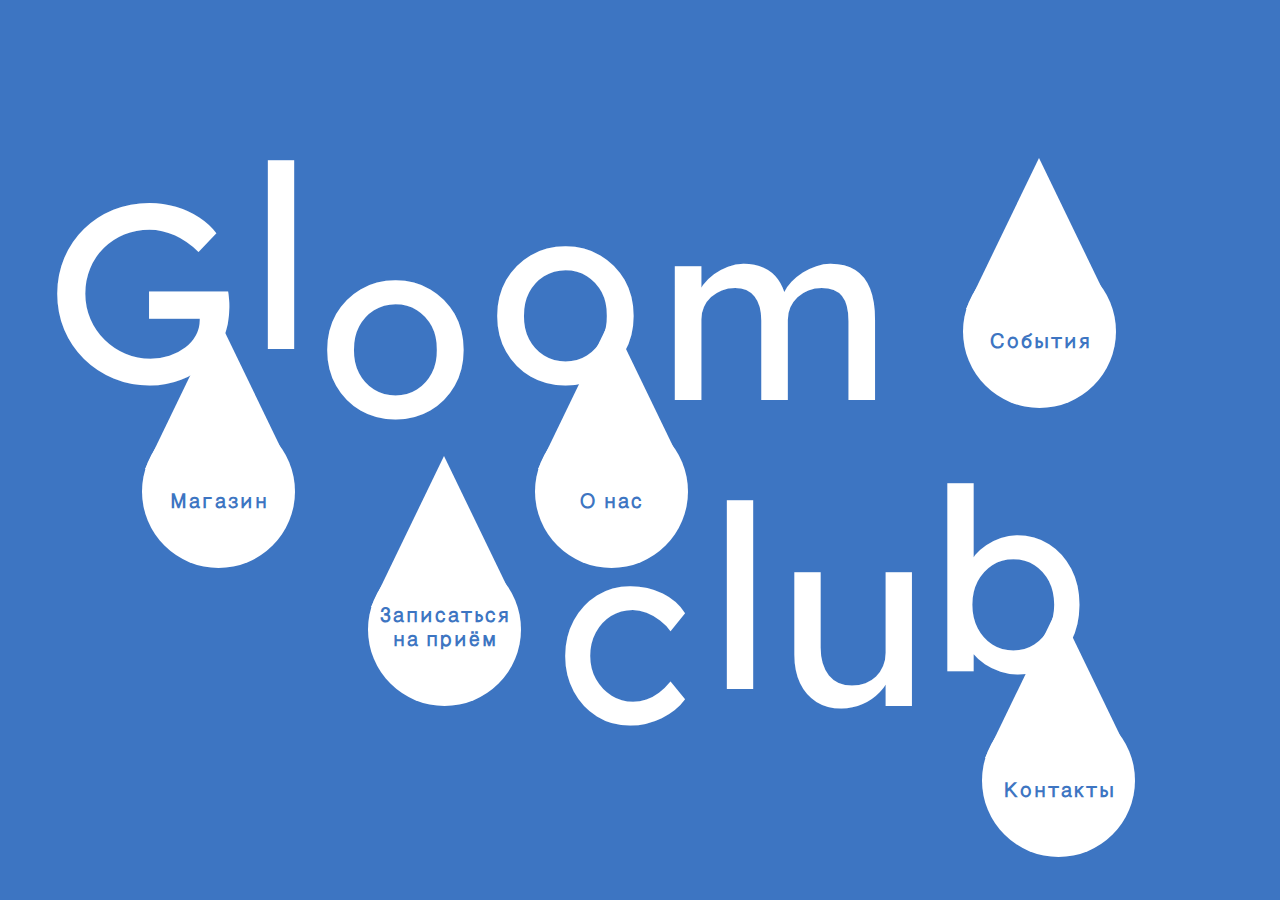
<file: index.html>
<!DOCTYPE html>
<html lang="en">

<head>
    <meta charset="UTF-8" />
    <meta http-equiv="X-UA-Compatible" content="IE=edge" />
    <meta name="viewport" content="width=device-width, initial-scale=1.0" />
    <title>Главная | Gloom Club</title>

    <link rel="stylesheet" href="./src/css/main.css" />
    <link rel="stylesheet" href="./src/css/fonts.css" />
</head>

<body class="body blue">
    <div class="container">
        <div class="home-droplets droplets">
            <span class="word word-1">
                G
                <a href="./pages/shop.html" class="droplet droplet-1"><span class="text">Магазин</span></a>
            </span>
            <span class="word word-2">l</span>
            <span class="word word-3">o</span>
            <span class="word word-4">
                o
                <a href="./pages/about.html" class="droplet droplet-2"><span class="text">О нас</span></a>
            </span>
            <span class="word word-5">m</span>
            <span class="word word-6">c</span>
            <span class="word word-7">l</span>
            <span class="word word-8">u</span>
            <span class="word word-9">
                b
                <a href="./pages/contacts.html" class="droplet droplet-3"><span class="text">Контакты</span></a>
            </span>
            <a href="./pages/event.html" class="droplet droplet-4"><span class="text">События</span></a>
            <a href="./pages/feedback.html" class="droplet droplet-5"><span class="text">Записаться на приём</span></a>
        </div>
    </div>
</body>

</html>
</file>
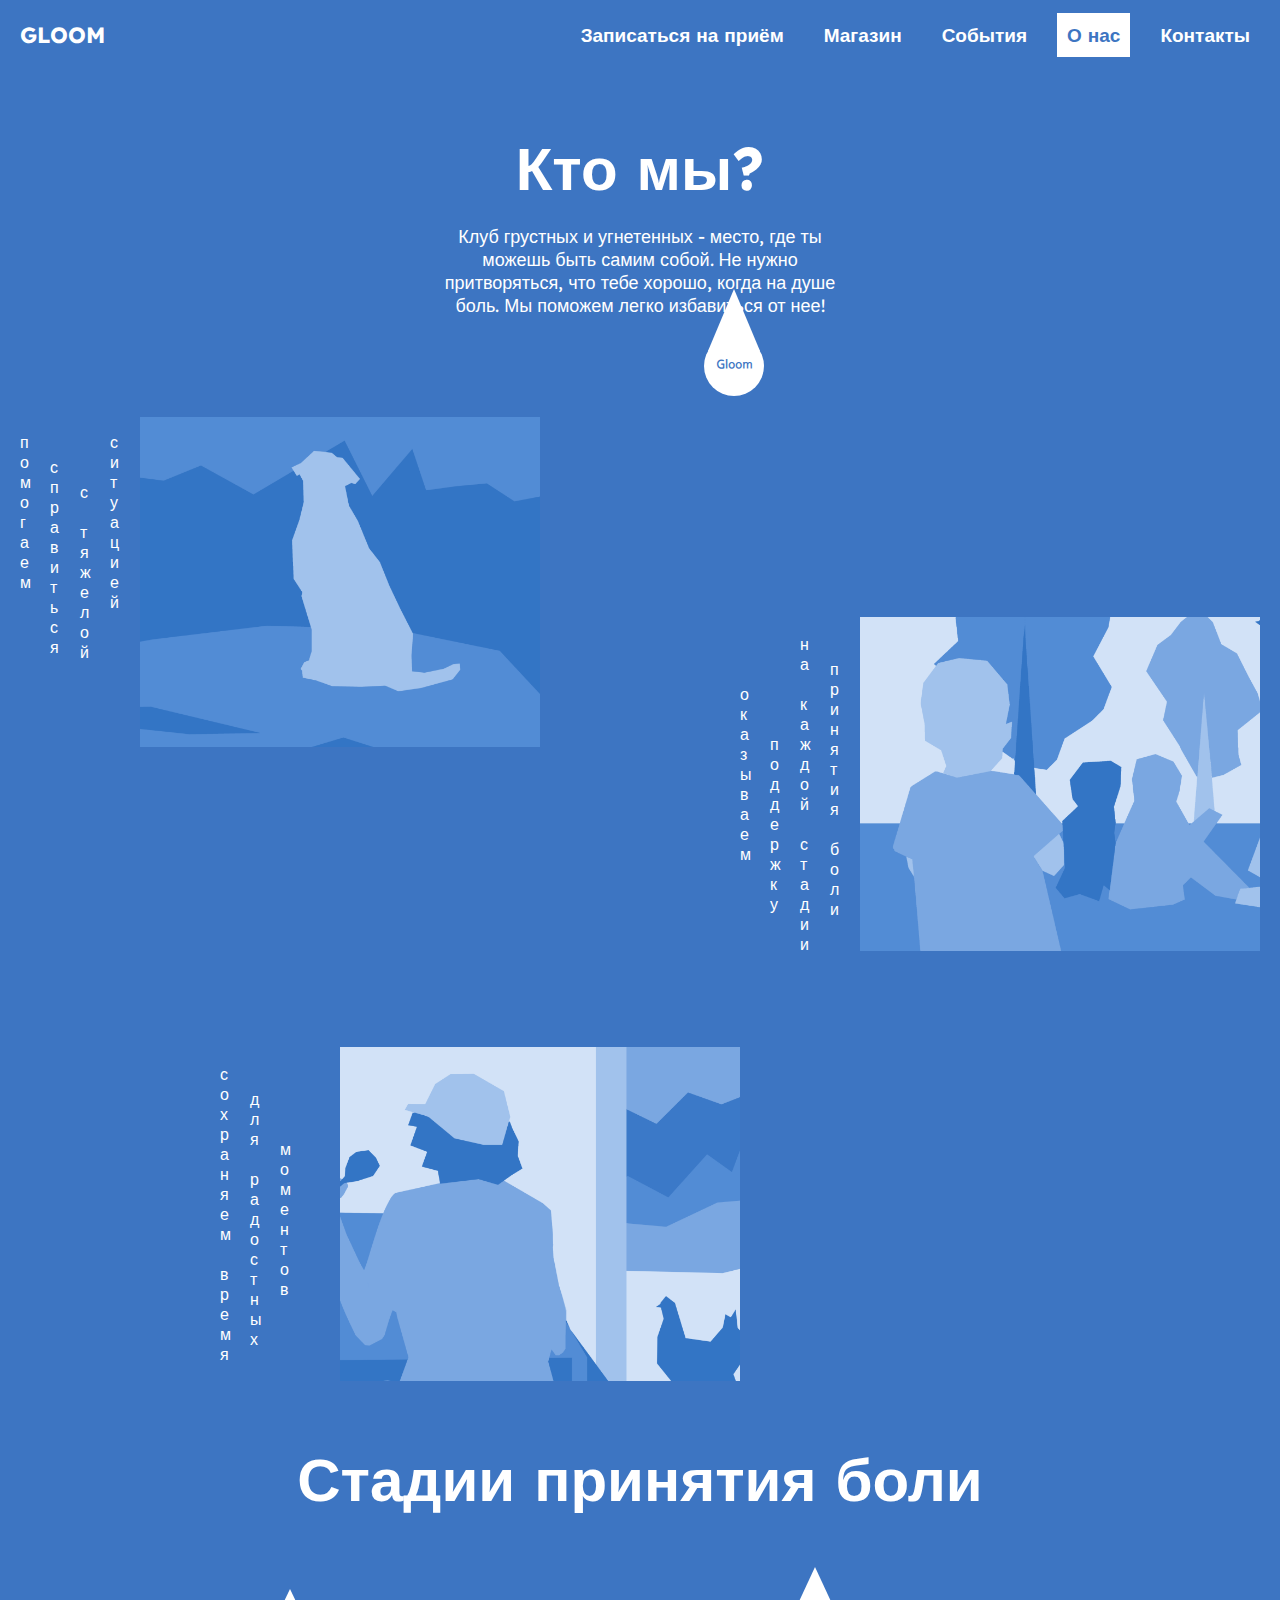
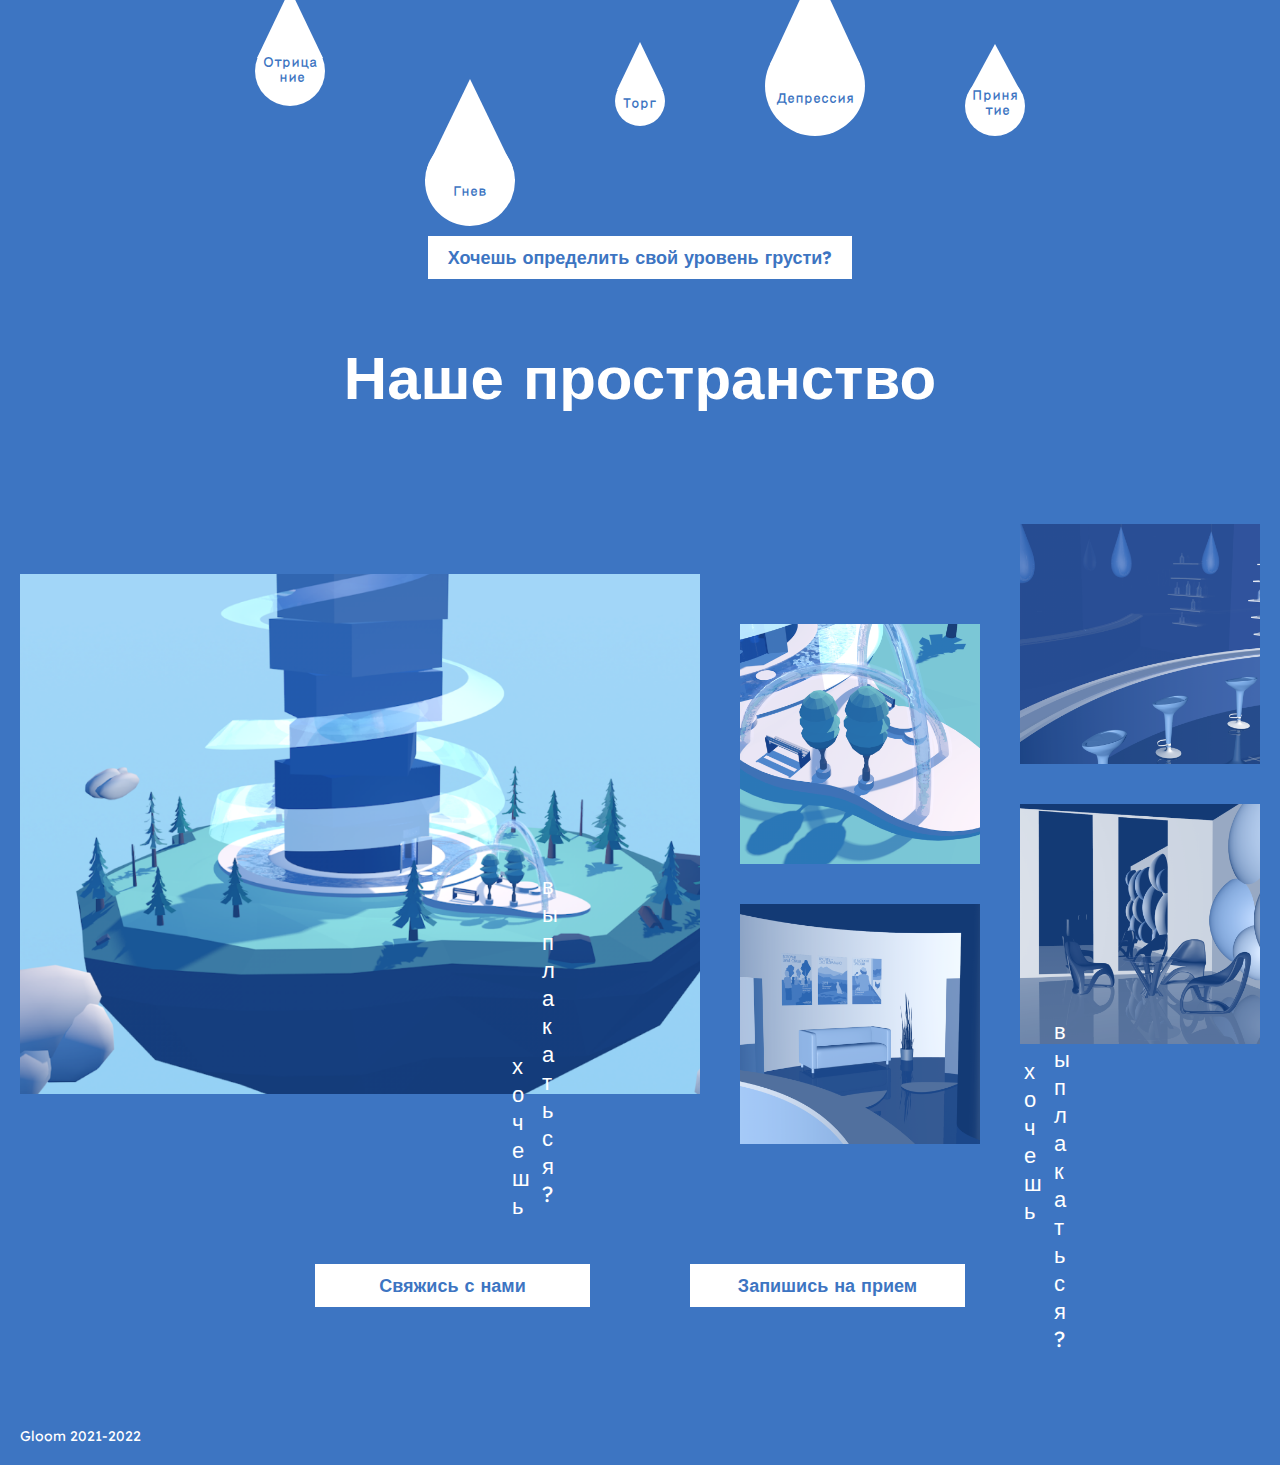
<file: pages/about.html>
<!DOCTYPE html>
<html lang="en">

<head>
    <meta charset="UTF-8" />
    <meta http-equiv="X-UA-Compatible" content="IE=edge" />
    <meta name="viewport" content="width=device-width, initial-scale=1.0" />
    <title>О нас | Gloom Club</title>

    <link rel="stylesheet" href="./../src/css/main.css" />
    <link rel="stylesheet" href="./../src/css/fonts.css" />
</head>

<body class="body blue">
    <div class="container">
        <!-- Header -->
        <header class="header">
            <!-- Logo -->
            <a href="./../index.html" class="logo">Gloom</a>

            <!-- Navbar -->
            <ul class="navigation-list">
                <li class="item">
                    <a href="./feedback.html" class="link">Записаться на приём</a>
                </li>
                <li class="item">
                    <a href="./shop.html" class="link">Магазин</a>
                </li>
                <li class="item">
                    <a href="./event.html" class="link">События</a>
                </li>
                <li class="item active">
                    <a href="" class="link">О нас</a>
                </li>
                <li class="item">
                    <a href="./contacts.html" class="link">Контакты</a>
                </li>
            </ul>
        </header>

        <!-- Content -->
        <section class="about-section section">
            <div class="section-title">
                <h1 class="title">Кто мы?</h1>
                <p class="description">Клуб грустных и угнетенных - место, где ты можешь быть самим собой. Не нужно
                    притворяться, что тебе хорошо, когда на душе боль. Мы поможем легко избавиться от нее!</p>
                <a href="https://jullieee.github.io/tears/" class="droplet"><span class="text">Gloom</span></a>
            </div>
            <ul class="section-content service-list">
                <li class="item item-1">
                    <div class="info">
                        <p class="text text-1">помогаем</p>
                        <p class="text text-2">справиться</p>
                        <p class="text text-3">с &nbsp; тяжелой</p>
                        <p class="text text-4">ситуацией</p>
                    </div>
                    <img src="./../src/img/service-1.png" alt="Котик" class="img" />
                </li>
                <li class="item item-2">
                    <div class="info">
                        <p class="text text-1">оказываем</p>
                        <p class="text text-2">поддержку</p>
                        <p class="text text-3">на &nbsp; каждой &nbsp; стадии</p>
                        <p class="text text-4">принятия &nbsp; боли</p>
                    </div>
                    <img src="./../src/img/service-2.png" alt="Люди" class="img" />
                </li>
                <li class="item item-3">
                    <div class="info">
                        <p class="text text-1">сохраняем &nbsp; время</p>
                        <p class="text text-2">для &nbsp; радостных</p>
                        <p class="text text-3">моментов</p>
                    </div>
                    <img src="./../src/img/service-3.png" alt="Человек" class="img" />
                </li>
            </ul>
        </section>

        <!-- Content -->
        <section class="stage-section section">
            <div class="section-title">
                <h1 class="title">Стадии принятия боли</h1>
            </div>
            <ul class="section-content stage-list">
                <li class="item item-1"><span class="text">Отрица &nbsp;ние</span></li>
                <li class="item item-2"><span class="text">Гнев</span></li>
                <li class="item item-3"><span class="text">Торг</span></li>
                <li class="item item-4"><span class="text">Депрессия</span></li>
                <li class="item item-5"><span class="text">Приня &nbsp;тие</span></li>
            </ul>
            <a href="https://jullieee.github.io/gl00m/#start" class="btn">Хочешь определить свой уровень грусти?</a>
        </section>

        <!-- Content -->
        <section class="place-section section">
            <div class="section-title">
                <h1 class="title">Наше пространство</h1>
            </div>
            <ul class="section-content place-list">
                <li class="item big">
                    <img src="./../src/img/place-1.png" alt="Остров" class="img" />
                </li>
                <li class="wrapper">
                    <div class="column column-1">
                        <div class="item small">
                            <img src="./../src/img/place-2.png" alt="Остров" class="img" />
                        </div>
                        <div class="item small">
                            <img src="./../src/img/place-3.png" alt="Остров" class="img" />
                        </div>
                    </div>
                    <div class="column column-2">
                        <div class="item small">
                            <img src="./../src/img/place-4.png" alt="Остров" class="img" />
                        </div>
                        <div class="item small">
                            <img src="./../src/img/place-5.png" alt="Остров" class="img" />
                        </div>
                    </div>
                </li>
            </ul>
            <div class="buttons">
                <a href="./contacts.html" class="btn">Свяжись с нами</a>
                <a href="./feedback.html" class="btn">Запишись на прием</a>
            </div>
            <ul class="text-list">
                <li class="item item-1">
                    <p class="text text-1">хочешь</p>
                    <p class="text text-2">выплакаться ?</p>
                </li>
                <li class="item item-2">
                    <p class="text text-1">хочешь</p>
                    <p class="text text-2">выплакаться ?</p>
                </li>
                <li class="item item-3">
                    <p class="text text-1">хочешь</p>
                    <p class="text text-2">выплакаться ?</p>
                </li>
                <li class="item item-4">
                    <p class="text text-1">хочешь</p>
                    <p class="text text-2">выплакаться ?</p>
                </li>
            </ul>
        </section>

        <!-- Footer -->
        <footer class="footer">
            <p class="text">Gloom 2021-2022</p>
        </footer>
    </div>
</body>

</html>
</file>
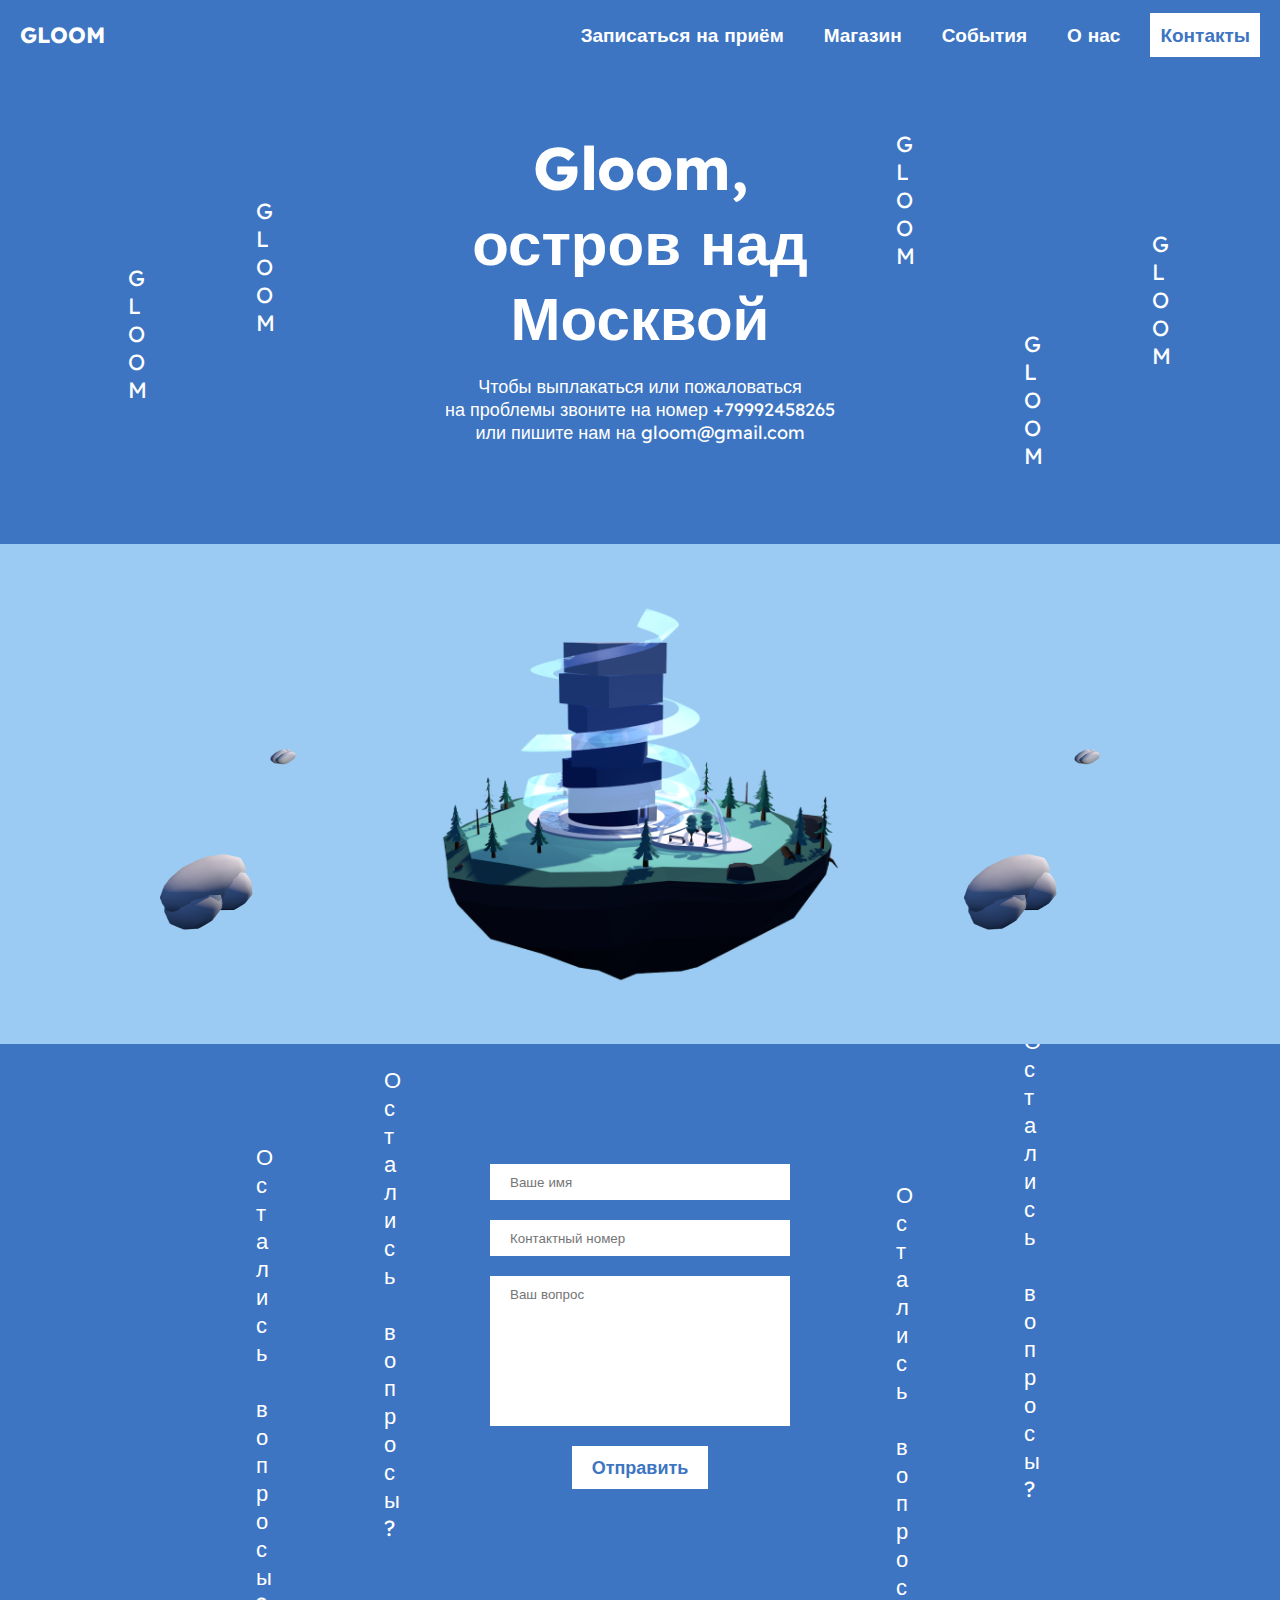
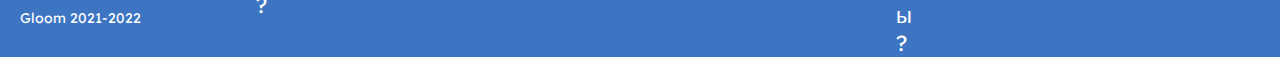
<file: pages/contacts.html>
<!DOCTYPE html>
<html lang="en">

<head>
    <meta charset="UTF-8" />
    <meta http-equiv="X-UA-Compatible" content="IE=edge" />
    <meta name="viewport" content="width=device-width, initial-scale=1.0" />
    <title>Контакты | Gloom Club</title>

    <link rel="stylesheet" href="./../src/css/main.css">
    <link rel="stylesheet" href="./../src/css/fonts.css">

</head>

<body class="body blue">
    <div class="container">
        <!-- Header -->
        <header class="header">
            <!-- Logo -->
            <a href="./../index.html" class="logo">Gloom</a>
            <!-- Navbar -->
            <ul class="navigation-list">
                <li class="item">
                    <a href="./feedback.html" class="link">Записаться на приём</a>
                </li>
                <li class="item">
                    <a href="./shop.html" class="link">Магазин</a>
                </li>
                <li class="item">
                    <a href="./event.html" class="link">События</a>
                </li>
                <li class="item">
                    <a href="./about.html" class="link">О нас</a>
                </li>
                <li class="item  active">
                    <a href="" class="link">Контакты</a>
                </li>
            </ul>
        </header>

        <section class="section contacts-section">
            <div class="section-title">
                <h1 class="title">Gloom, <br> остров над <br> Москвой</h1>
                <p class="description">
                    Чтобы выплакаться или пожаловаться на&nbsp;проблемы звоните на номер +79992458265 или
                    пишите нам на&nbsp;gloom@gmail.com
                </p>
                <ul class="text-list">
                    <li class="item item-1">
                        <p class="text">GLOOM</p>
                    </li>
                    <li class="item item-2">
                        <p class="text">GLOOM</p>
                    </li>
                    <li class="item item-3">
                        <p class="text">GLOOM</p>
                    </li>
                    <li class="item item-4">
                        <p class="text">GLOOM</p>
                    </li>
                    <li class="item item-5">
                        <p class="text">GLOOM</p>
                    </li>
                </ul>
            </div>
        </section>
        <div class="sky-container">
            <img src="./../src/img/island.png" alt="Остров" class="island">
        </div>
        <section class="section contacts-form-section">
            <form class="section-content feedback-form">
                <input type="text" class="input" placeholder="Ваше имя" name="firstname">
                <input type="text" class="input" placeholder="Контактный номер" name="phone">
                <textarea class="input textarea" placeholder="Ваш вопрос" name="message"></textarea>
                <button class="btn">Отправить</button>
            </form>
            <ul class="text-list">
                <li class="item item-1">
                    <p class="text">Остались &nbsp; вопросы ?</p>
                </li>
                <li class="item item-2">
                    <p class="text">Остались &nbsp; вопросы ?</p>
                </li>
                <li class="item item-3">
                    <p class="text">Остались &nbsp; вопросы ?</p>
                </li>
                <li class="item item-4">
                    <p class="text">Остались &nbsp; вопросы ?</p>
                </li>
            </ul>
        </section>

        <!-- Footer -->
        <footer class="footer">
            <p class="text">Gloom 2021-2022</p>
        </footer>

    </div>
</body>

</html>
</file>
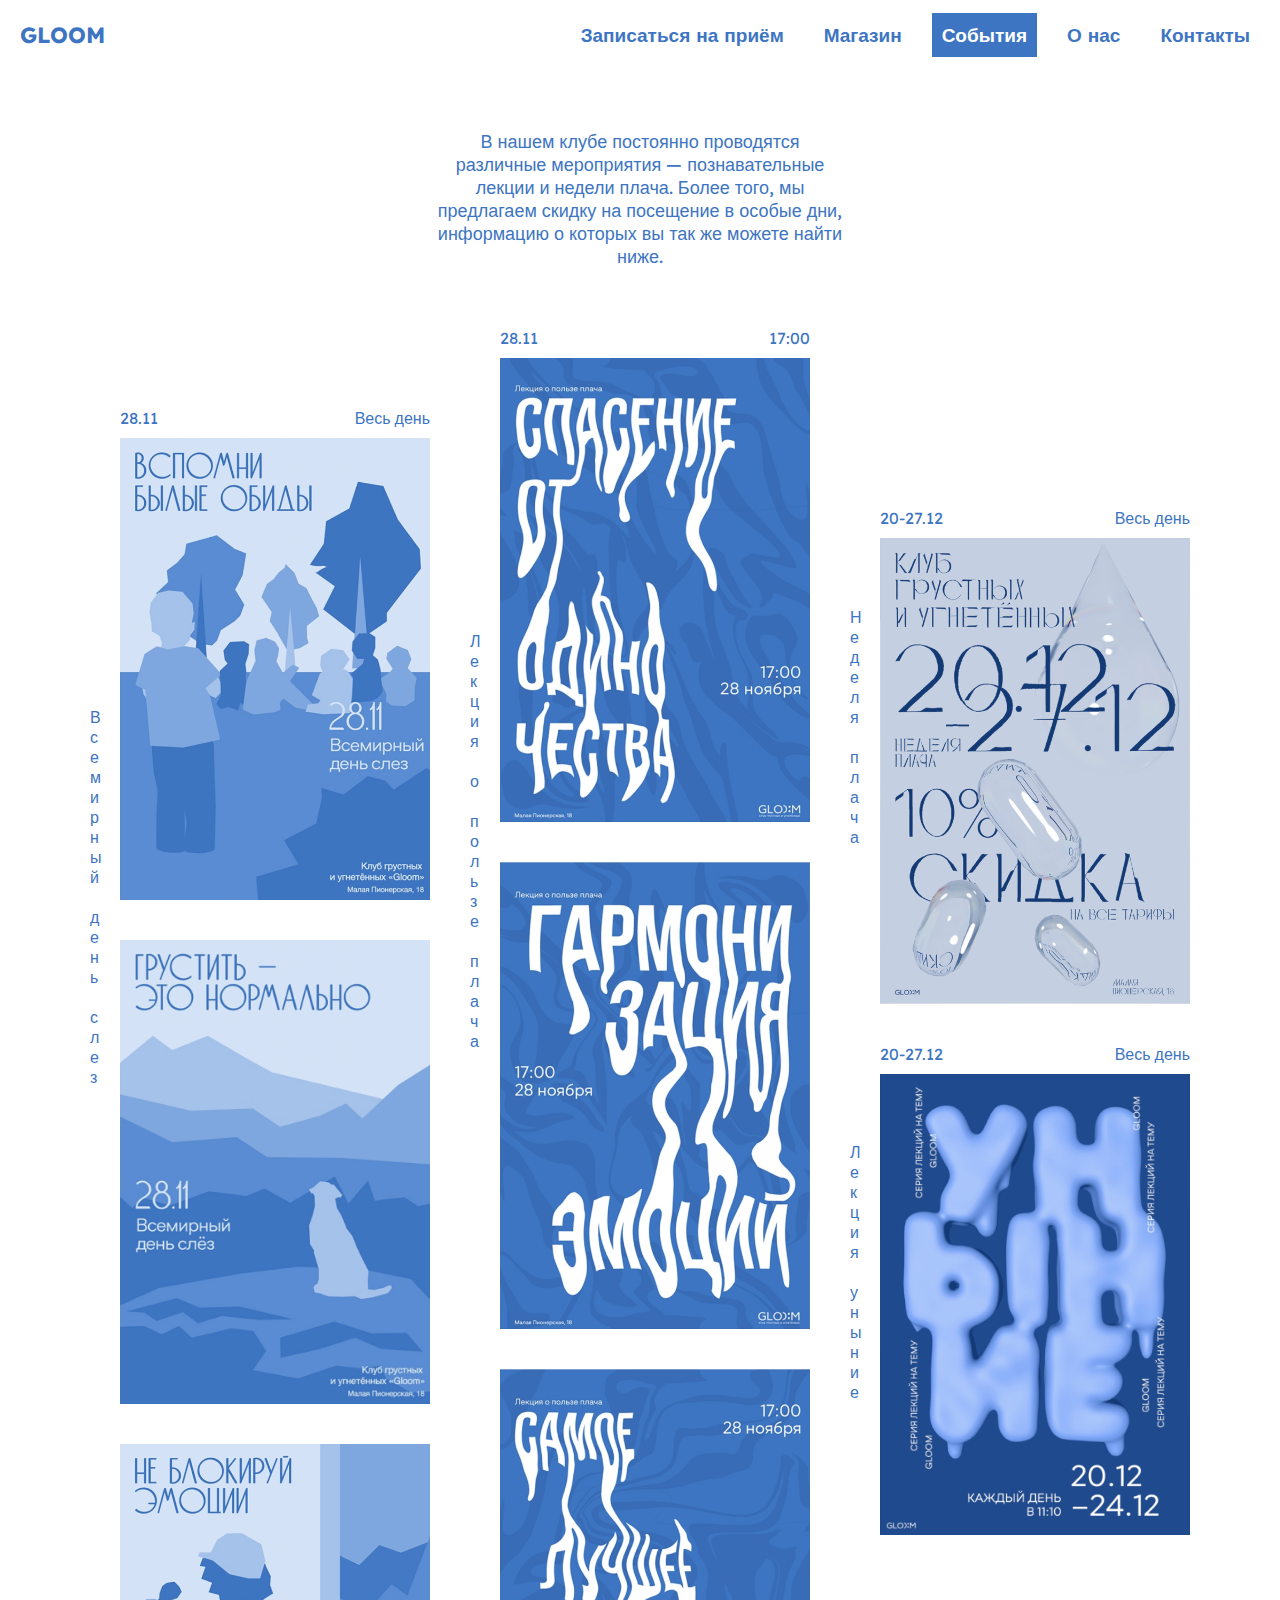
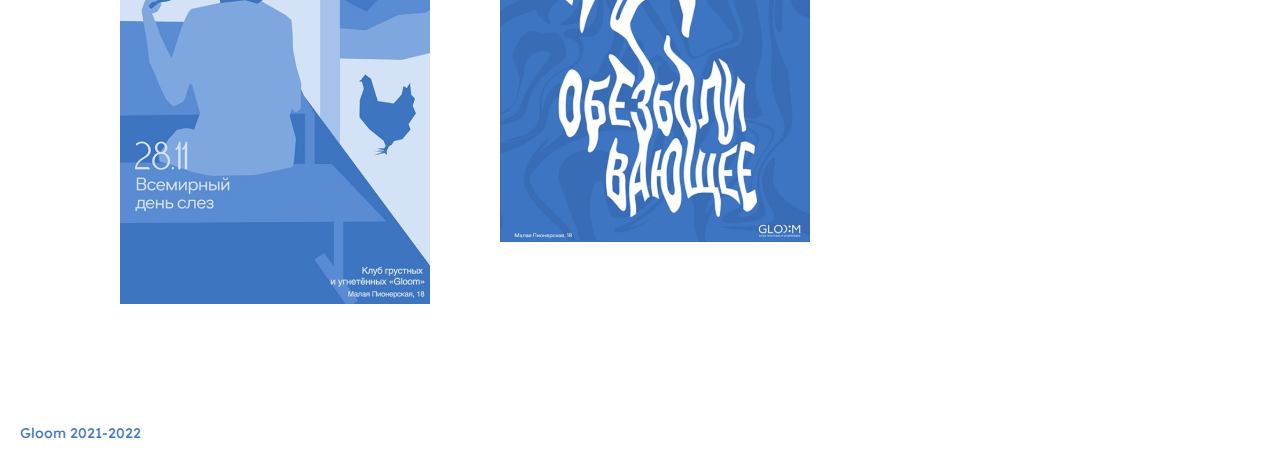
<file: pages/event.html>
<!DOCTYPE html>
<html lang="en">

<head>
    <meta charset="UTF-8" />
    <meta http-equiv="X-UA-Compatible" content="IE=edge" />
    <meta name="viewport" content="width=device-width, initial-scale=1.0" />
    <title>Мероприятия | Gloom Club</title>

    <link rel="stylesheet" href="./../src/css/main.css" />
    <link rel="stylesheet" href="./../src/css/fonts.css" />
</head>

<body class="body">
    <div class="container">
        <!-- Header -->
        <header class="header">
            <!-- Logo -->
            <a href="./../index.html" class="logo">Gloom</a>

            <!-- Navbar -->
            <ul class="navigation-list">
                <li class="item">
                    <a href="./feedback.html" class="link">Записаться на приём</a>
                </li>
                <li class="item">
                    <a href="./shop.html" class="link">Магазин</a>
                </li>
                <li class="item active">
                    <a href="" class="link">События</a>
                </li>
                <li class="item">
                    <a href="./about.html" class="link">О нас</a>
                </li>
                <li class="item">
                    <a href="./contacts.html" class="link">Контакты</a>
                </li>
            </ul>
        </header>

        <!-- Content -->
        <section class="event-section section">
            <div class="section-title">
                <p class="description">
                    В нашем клубе постоянно проводятся различные мероприятия — познавательные лекции и недели плача.
                    Более того, мы предлагаем скидку на посещение в особые дни, информацию о которых вы так же можете
                    найти ниже.
                </p>
            </div>
            <ul class="section-content event-list">
                <li class="item item-1">
                    <p class="title">Всемирный &nbsp; день &nbsp; слез</p>
                    <div class="date">
                        <span class="text">28.11</span>
                        <span class="text">Весь день</span>
                    </div>
                    <div class="posters">
                        <img src="./../src/img/event-1.png" class="poster" alt="Вспомни былые обиды" />
                        <img src="./../src/img/event-2.png" class="poster" alt="Грустить - это нормально" />
                        <img src="./../src/img/event-3.png" class="poster" alt="Не блокируй эмоции" />
                    </div>
                </li>
                <li class="item item-2">
                    <p class="title">Лекция &nbsp; о &nbsp; пользе &nbsp; плача</p>
                    <div class="date">
                        <span class="text">28.11</span>
                        <span class="text">17:00</span>
                    </div>
                    <div class="posters">
                        <img src="./../src/img/event-4.png" class="poster" alt="Спасение от одиночества" />
                        <img src="./../src/img/event-5.png" class="poster" alt="Гармонизация эмоций" />
                        <img src="./../src/img/event-6.png" class="poster" alt="Самое лучшее обезбаливающее" />
                    </div>
                </li>
                <li class="wrapper">
                    <div class="item item-3">
                        <p class="title">Неделя &nbsp; плача</p>
                        <div class="date">
                            <span class="text">20-27.12</span>
                            <span class="text">Весь день</span>
                        </div>
                        <div class="posters">
                            <img src="./../src/img/event-7.png" class="poster" alt="Неделя плача" />
                        </div>
                    </div>
                    <div class="item item-4">
                        <p class="title">Лекция &nbsp; уныние</p>
                        <div class="date">
                            <span class="text">20-27.12</span>
                            <span class="text">Весь день</span>
                        </div>
                        <div class="posters">
                            <img src="./../src/img/event-8.png" class="poster" alt="Лекция уныние" />
                        </div>
                    </div>
                </li>
            </ul>
        </section>

        <!-- Footer -->
        <footer class="footer">
            <p class="text">Gloom 2021-2022</p>
        </footer>
    </div>
</body>

</html>
</file>
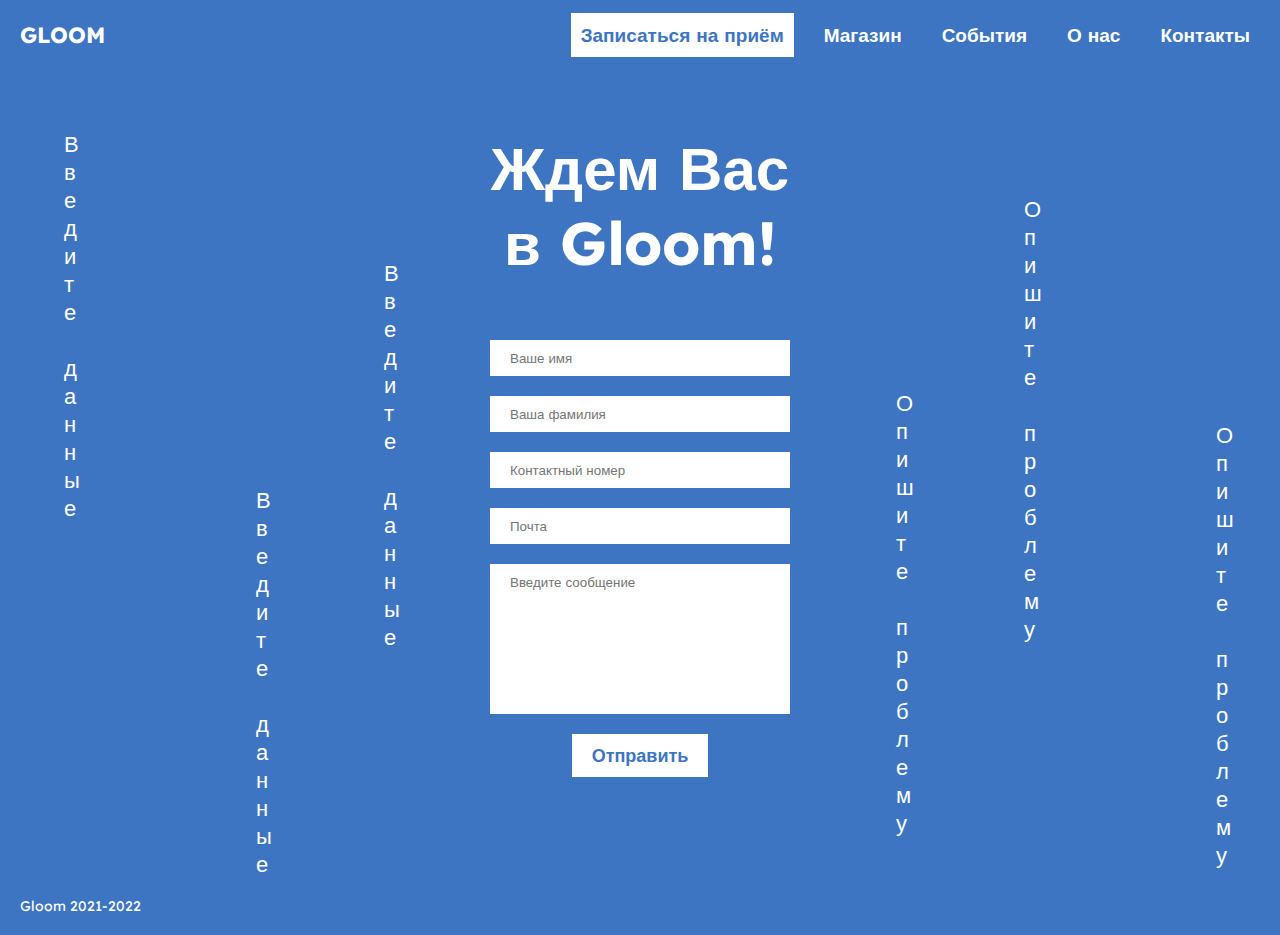
<file: pages/feedback.html>
<!DOCTYPE html>
<html lang="en">

<head>
    <meta charset="UTF-8" />
    <meta http-equiv="X-UA-Compatible" content="IE=edge" />
    <meta name="viewport" content="width=device-width, initial-scale=1.0" />
    <title>Записаться на приём | Gloom Club</title>

    <link rel="stylesheet" href="./../src/css/main.css" />
    <link rel="stylesheet" href="./../src/css/fonts.css" />
</head>

<body class="body blue">
    <div class="container">
        <!-- Header -->
        <header class="header">
            <!-- Logo -->
            <a href="./../index.html" class="logo">Gloom</a>
            <!-- Navbar -->
            <ul class="navigation-list">
                <li class="item active">
                    <a href="" class="link">Записаться на приём</a>
                </li>
                <li class="item">
                    <a href="./shop.html" class="link">Магазин</a>
                </li>
                <li class="item">
                    <a href="./event.html" class="link">События</a>
                </li>
                <li class="item">
                    <a href="./about.html" class="link">О нас</a>
                </li>
                <li class="item">
                    <a href="./contacts.html" class="link">Контакты</a>
                </li>
            </ul>
        </header>

        <section class="section feedback-section">
            <div class="section-title">
                <h1 class="title">Ждем Вас в&nbsp;Gloom!</h1>
            </div>
            <form class="section-content feedback-form">
                <input type="text" class="input" placeholder="Ваше имя" name="firstname" />
                <input type="text" class="input" placeholder="Ваша фамилия" name="lastname" />
                <input type="text" class="input" placeholder="Контактный номер" name="phone" />
                <input type="text" class="input" placeholder="Почта" name="email" />
                <textarea class="input textarea" placeholder="Введите сообщение" name="message"></textarea>
                <button class="btn">Отправить</button>
            </form>
            <ul class="text-list">
                <li class="item item-1">
                    <p class="text">Введите &nbsp; данные</p>
                </li>
                <li class="item item-2">
                    <p class="text">Введите &nbsp; данные</p>
                </li>
                <li class="item item-3">
                    <p class="text">Введите &nbsp; данные</p>
                </li>
                <li class="item item-4">
                    <p class="text">Опишите &nbsp; проблему</p>
                </li>
                <li class="item item-5">
                    <p class="text">Опишите &nbsp; проблему</p>
                </li>
                <li class="item item-6">
                    <p class="text">Опишите &nbsp; проблему</p>
                </li>
            </ul>
        </section>

        <!-- Footer -->
        <footer class="footer">
            <p class="text">Gloom 2021-2022</p>
        </footer>
    </div>
</body>

</html>
</file>
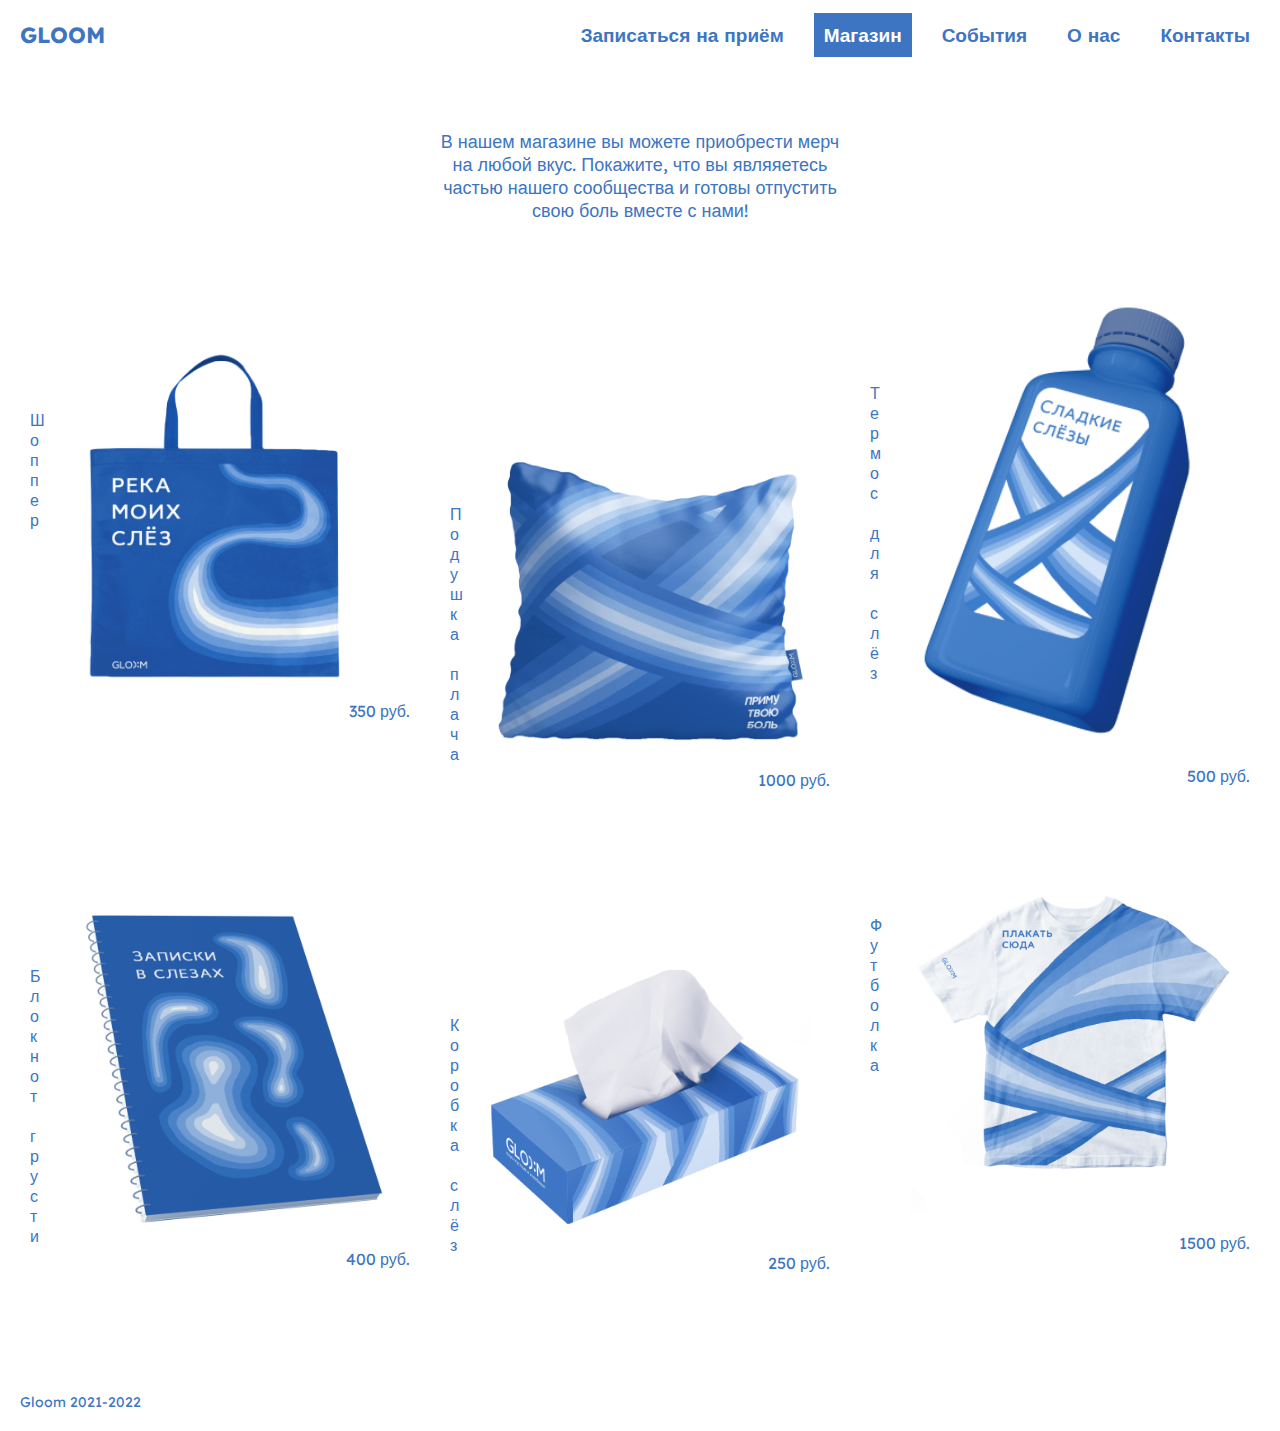
<file: pages/shop.html>
<!DOCTYPE html>
<html lang="en">

<head>
    <meta charset="UTF-8" />
    <meta http-equiv="X-UA-Compatible" content="IE=edge" />
    <meta name="viewport" content="width=device-width, initial-scale=1.0" />
    <title>Магазин | Gloom Club</title>

    <link rel="stylesheet" href="./../src/css/main.css" />
    <link rel="stylesheet" href="./../src/css/fonts.css" />
</head>

<body class="body">
    <div class="container">
        <!-- Header -->
        <header class="header">
            <!-- Logo -->
            <a href="./../index.html" class="logo">Gloom</a>

            <!-- Navbar -->
            <ul class="navigation-list">
                <li class="item">
                    <a href="./feedback.html" class="link">Записаться на приём</a>
                </li>
                <li class="item active">
                    <a href="" class="link">Магазин</a>
                </li>
                <li class="item">
                    <a href="./event.html" class="link">События</a>
                </li>
                <li class="item">
                    <a href="./about.html" class="link">О нас</a>
                </li>
                <li class="item">
                    <a href="./contacts.html" class="link">Контакты</a>
                </li>
            </ul>
        </header>

        <!-- Content -->
        <section class="shop-section section">
            <div class="section-title">
                <p class="description">В нашем магазине вы можете приобрести мерч на любой вкус. Покажите, что вы
                    являяетесь частью нашего сообщества и готовы отпустить свою боль вместе с нами!</p>
            </div>
            <ul class="section-content shop-list">
                <li class="item item-1">
                    <p class="title">Шоппер</p>
                    <img src="./../src/img/product-1.png" class="poster" alt="" />
                    <span class="price">350 руб.</span>
                </li>
                <li class="item item-2">
                    <p class="title">Подушка &nbsp; плача</p>
                    <img src="./../src/img/product-2.png" class="poster" alt="" />
                    <span class="price">1000 руб.</span>
                </li>
                <li class="item item-3">
                    <p class="title">Термос &nbsp; для &nbsp; слёз</p>
                    <img src="./../src/img/product-3.png" class="poster" alt="" />
                    <span class="price">500 руб.</span>
                </li>
                <li class="item item-4">
                    <p class="title">Блокнот &nbsp; грусти</p>
                    <img src="./../src/img/product-4.png" class="poster" alt="" />
                    <span class="price">400 руб.</span>
                </li>
                <li class="item item-5">
                    <p class="title">Коробка &nbsp; слёз</p>
                    <img src="./../src/img/product-5.png" class="poster" alt="" />
                    <span class="price">250 руб.</span>
                </li>
                <li class="item item-6">
                    <p class="title">Футболка</p>
                    <img src="./../src/img/product-6.png" class="poster" alt="" />
                    <span class="price">1500 руб.</span>
                </li>
            </ul>
        </section>

        <!-- Footer -->
        <footer class="footer">
            <p class="text">Gloom 2021-2022</p>
        </footer>
    </div>
</body>

</html>
</file>
<file: src/css/fonts.css>
@font-face {
    font-family: 'Readex Pro';
    src: url("./../fonts/ReadexPro-Bold.ttf");
    font-weight: 700;
}

@font-face {
    font-family: 'Readex Pro';
    src: url("./../fonts/ReadexPro-SemiBold.ttf");
    font-weight: 600;
}

@font-face {
    font-family: 'Readex Pro';
    src: url("./../fonts/ReadexPro-Medium.ttf");
    font-weight: 500;
}

@font-face {
    font-family: 'Readex Pro';
    src: url("./../fonts/ReadexPro-Regular.ttf");
    font-weight: 400;
}

@font-face {
    font-family: 'Readex Pro';
    src: url("./../fonts/ReadexPro-Light.ttf");
    font-weight: 200;
}

@font-face {
    font-family: 'JejuGothic';
    src: url("./../fonts/JejuGothic-Regular.ttf");
    font-weight: 600;
}
</file>
<file: src/css/main.css>
:root {
    --active: #3d75c2;
    --light: #ffffff;
}

/* Reset */
* {
    margin: 0;
    padding: 0;
    text-decoration: none;
    outline: none;
    border: none;
    box-sizing: border-box;
    list-style: none;

    font-family: "Readex Pro", sans-serif;
}

/* Main */
.body {
    overflow-x: hidden;
    background-color: var(--light);
}

.body * {
    color: var(--active);
}

.body,
.container {
    width: 100%;
    height: 100%;
    display: flex;
    justify-content: start;
    align-items: center;
    flex-direction: column;
    position: relative;
}

.body.blue {
    background-color: var(--active);
}

.body.blue * {
    color: var(--light);
}

.container {
    max-width: 1920px;
}

/* Home */

.home-droplets {
    max-width: 700px;
    width: 100%;
    position: relative;
    height: 660px;
    padding: 60px 120px;
}

.word {
    position: absolute;
    font-size: 150px;
    animation: word 5s infinite;
}

.word-1 {
    left: 0;
    top: 15%;
    animation-duration: 4s;
}

.word-2 {
    left: 120px;
    top: 11%;
    animation-duration: 6s;
}

.word-3 {
    left: 160px;
    top: 19%;
    animation-duration: 4s;
}

.word-4 {
    left: 260px;
    top: 15%;
}

.word-5 {
    left: 360px;
    top: 17%;
    animation-duration: 4s;
}

.word-6 {
    left: 300px;
    top: 55%;
    animation-duration: 6s;
}

.word-7 {
    left: 390px;
    top: 51%;
}

.word-8 {
    left: 430px;
    top: 53%;
    animation-duration: 6s;
}

.word-9 {
    left: 520px;
    top: 49%;
    animation-duration: 4s;
}

@keyframes word {
    0% {
        margin-top: 0px;
    }

    50% {
        margin-top: 30px;
    }

    100% {
        margin-top: 0px;
    }
}

.home-droplets .droplet {
    width: 90px;
    height: 90px;
    top: 90%;
    right: -28%;
    position: absolute;
    border-radius: 50%;
    background-color: var(--light);
}

.home-droplets .droplet::before {
    content: "";
    position: absolute;
    left: 2px;
    top: -100px;
    border: 43px solid transparent;
    border-bottom: 89px solid white;
}

.home-droplets .droplet .text {
    width: 100%;
    font-size: 13px;
    /* font-weight: bold; */
    font-family: "JejuGothic";
    color: var(--active) !important;
    text-align: center;
    margin: 0 auto;
    bottom: 35%;
    left: 0;
    right: 0;
    position: absolute;
}

.home-droplets .droplet-4 {
    left: 540px;
    top: 30% !important;
    animation: word 6s infinite;
}

.home-droplets .droplet-5 {
    left: 190px;
    top: 65% !important;
    animation: word 4s infinite;
}

/* Header */

.header {
    max-width: 1300px;
    width: 100%;
    height: 70px;
    display: flex;
    justify-content: space-between;
    align-items: center;
}

.header .link {
    font-size: 19px;
    font-weight: 600;
    transition: 0.3s;
    padding: 10px;
    text-align: center;
}

.header .logo {
    font-size: 22px;
    font-weight: bold;
    text-transform: uppercase;
}

.header .navigation-list {
    display: flex;
    gap: 20px;
}

.header .navigation-list .item {
    display: flex;
    justify-content: center;
    align-items: center;
}

.body.blue .navigation-list .link:hover,
.body.blue .navigation-list .item.active .link {
    background-color: var(--light);
    color: var(--active);
}

.navigation-list .link:hover,
.navigation-list .item.active .link {
    background-color: var(--active);
    color: var(--light);
}

.navigation-list .item.active .link {
    font-weight: bold;
}

/* Sections */

.section {
    max-width: 1300px;
    width: 100%;
    margin-top: 60px;
}

.section-title {
    width: 100%;
    display: flex;
    justify-content: center;
    align-items: center;
    flex-direction: column;
    gap: 20px;
}

.section-title .title,
.section-title .description {
    text-align: center;
}

.section-title .title {
    font-size: 60px;
    font-weight: bold;
}

.section-title .description {
    width: 33%;
    font-size: 18px;
}

/* About */

.section-content {
    width: 100%;
}

.about-section .section-title {
    position: relative;
}

.about-section .droplet {
    width: 60px;
    height: 60px;
    top: 110%;
    right: 40%;
    position: absolute;
    border-radius: 50%;
    background-color: var(--light);
}

.about-section .droplet::before {
    content: "";
    position: absolute;
    left: 4px;
    top: -73px;
    border: 26px solid transparent;
    border-bottom: 62px solid white;
}

.about-section .droplet .text {
    width: 100%;
    font-size: 12px;
    font-weight: bold;
    font-family: "JejuGothic";
    color: var(--active) !important;
    text-align: center;
    margin: 0 auto;
    bottom: 40%;
    left: 0;
    right: 0;
    position: absolute;
}

.service-list {
    display: flex;
    flex-direction: column;
    margin-top: 100px;
    position: relative;
}

.service-list .item {
    max-width: 520px;
    width: 100%;
    display: flex;
    align-items: center;
    gap: 20px;
}

.service-list .item .info {
    width: 100px;
    min-height: 250px;
    height: 100%;
    display: flex;
    gap: 20px;
    word-break: break-all;
    position: relative;
}

.service-list .item .text {
    width: 10px;
    position: absolute;
}

.service-list .item .img {
    width: 400px;
    height: auto;
}

.service-list .item-1 .text-1 {
    top: -10%;
    left: 0;
}

.service-list .item-1 .text-2 {
    top: 0%;
    left: 30px;
}

.service-list .item-1 .text-3 {
    top: 10%;
    left: 60px;
}

.service-list .item-1 .text-4 {
    top: -10%;
    left: 90px;
}

.service-list .item-2 {
    position: absolute;
    right: 0;
    top: 200px;
}

.service-list .item-2 .text-1 {
    top: 10%;
    left: 0;
}

.service-list .item-2 .text-2 {
    top: 30%;
    left: 30px;
}

.service-list .item-2 .text-3 {
    top: -10%;
    left: 60px;
}

.service-list .item-2 .text-4 {
    top: 0%;
    left: 90px;
}

.service-list .item-3 {
    margin: 300px 0 0 200px;
}

.service-list .item-3 .text-1 {
    top: -10%;
    left: 0;
}

.service-list .item-3 .text-2 {
    top: 0%;
    left: 30px;
}

.service-list .item-3 .text-3 {
    top: 20%;
    left: 60px;
}

/* Stage */

.stage-section {
    width: 100%;
    display: flex;
    justify-content: start;
    align-items: center;
    flex-direction: column;
}

.stage-list {
    width: 100%;
    display: flex;
    justify-content: center;
    gap: 100px;
    margin-top: 120px;
    height: 200px;
}

.stage-list .item {
    width: 90px;
    height: 90px;
    position: relative;
    border-radius: 50%;
    background-color: var(--light);
    animation: word 5s infinite;
}

.stage-list .item::before {
    content: "";
    position: absolute;
    left: 2px;
    top: -100px;
    border: 43px solid transparent;
    border-bottom: 89px solid white;
}

.stage-list .item .text {
    width: 100%;
    font-size: 14px;
    font-weight: bold;
    font-family: "JejuGothic";
    color: var(--active) !important;
    text-align: center;
    margin: 0 auto;
    bottom: 30%;
    left: 0;
    right: 0;
    position: absolute;
}

.stage-list .item-1 {
    width: 70px;
    height: 70px;
    animation-duration: 4s;
}

.stage-list .item-1::before {
    top: -80px;
    border: 33px solid transparent;
    border-bottom: 69px solid;
}

.stage-list .item-2 {
    margin-top: 100px;
    animation-duration: 6s;
}

.stage-list .item-3 {
    margin-top: 40px;
    width: 50px;
    height: 50px;
    animation-duration: 5s;
}

.stage-list .item-3::before {
    top: -57px;
    border: 23px solid transparent;
    border-bottom: 48px solid;
}

.stage-list .item-4 {
    width: 100px;
    height: 100px;
    animation-duration: 4s;
}

.stage-list .item-4::before {
    top: -114px;
    border: 45px solid transparent;
    border-bottom: 97px solid;
    left: 5px;
}

.stage-list .item-5 {
    margin-top: 40px;
    width: 60px;
    height: 60px;
}

.stage-list .item-5::before {
    top: -58px;
    border: 26px solid transparent;
    border-bottom: 48px solid;
    left: 4px;
}

.btn {
    padding: 10px 20px;
    background-color: var(--light);
    color: var(--active) !important;
    font-size: 18px;
    text-align: center;
    cursor: pointer;
    font-weight: bold;
}

.input {
    width: 100%;
    color: #a2a2a2 !important;
    padding: 10px 20px;
}

.input:focus {
    color: var(--active) !important;
}

.textarea {
    resize: none;
    height: 150px;
}

/* Place */

.place-list {
    width: 100%;
    display: flex;
    justify-content: center;
    gap: 40px;
    margin-top: 160px;
}

.place-list .item.big {
    height: 520px;
}

.place-list .item.big,
.place-list .wrapper {
    flex: 1;
}

.place-list .wrapper {
    max-width: 520px;
    width: 100%;
    display: flex;
    gap: 40px;
}

.place-list .wrapper .column {
    width: 100%;
    display: flex;
    flex-direction: column;
    gap: 40px;
}

.place-list .wrapper .column-1 {
    margin-top: 50px;
}

.place-list .wrapper .column-2 {
    margin-top: -50px;
}

.place-list .item.small {
    width: 240px;
    height: 240px;
}

.place-list .item .img {
    width: 100%;
    height: 100%;
    object-fit: cover;
}

.place-section {
    position: relative;
}

.place-section .buttons {
    width: 100%;
    display: flex;
    justify-content: center;
    align-items: center;
    gap: 100px;
    margin-top: 120px;
}

.place-section .buttons .btn {
    max-width: 275px;
    width: 100%;
}

.text-list {
    width: 100%;
}

.text-list .item {
    position: absolute;
    z-index: 1;
    word-break: break-all;
    display: flex;
    gap: 20px;
}

.text-list .text {
    font-size: 22px;
    width: 10px;
}

.place-section .text-list .item-1 {
    top: 70%;
    left: -5%;
}

.place-section .text-list .item-1 .text-1 {
    margin-top: -20px;
}

.place-section .text-list .item-2 {
    top: 55%;
    left: 40%;
}

.place-section .text-list .item-2 .text-1 {
    margin-top: 180px;
}

.place-section .text-list .item-3 {
    top: 70%;
    left: 80%;
}

.place-section .text-list .item-3 .text-1 {
    margin-top: 40px;
}

.place-section .text-list .item-4 {
    top: 40%;
    right: -5%;
}

.place-section .text-list .item-4 .text-1 {
    margin-top: -40px;
}

/* feedback-form */

.feedback-section {
    width: 100%;
    display: flex;
    justify-content: start;
    align-items: center;
    flex-direction: column;
    position: relative;
}

.feedback-form,
.feedback-section .section-title {
    max-width: 300px;
    width: 100%;
}

.feedback-form {
    margin-top: 60px;
    display: flex;
    justify-content: start;
    align-items: center;
    flex-direction: column;
    gap: 20px;
}

.feedback-section .text-list .item-1 {
    top: 0%;
    left: 5%;
}

.feedback-section .text-list .item-2 {
    top: 55%;
    left: 20%;
}

.feedback-section .text-list .item-3 {
    top: 20%;
    left: 30%;
}

.feedback-section .text-list .item-4 {
    top: 40%;
    left: 70%;
}

.feedback-section .text-list .item-5 {
    top: 10%;
    left: 80%;
}

.feedback-section .text-list .item-6 {
    top: 45%;
    left: 95%;
}

/* Contacts */
.contacts-section,
.contacts-form-section {
    position: relative;
    display: flex;
    flex-direction: column;
    justify-content: start;
    align-items: center;
}

.sky-container {
    width: 100%;
    height: 500px;
    background-image: url(./../img/bg-island.png);
    display: flex;
    z-index: 2;
    margin-top: 80px;
}

.sky-container .island {
    max-width: 400px;
    height: auto;
    margin: auto;
    animation: word 5s infinite;
}

.contacts-section .text-list .item-1 {
    top: 40%;
    left: 10%;
}

.contacts-section .text-list .item-2 {
    top: 20%;
    left: 20%;
}

.contacts-section .text-list .item-3 {
    top: 0%;
    left: 70%;
}

.contacts-section .text-list .item-4 {
    top: 60%;
    left: 80%;
}

.contacts-section .text-list .item-5 {
    top: 30%;
    left: 90%;
}

.contacts-form-section .text-list .item-1 {
    left: 20%;
    top: 10%;
}

.contacts-form-section .text-list .item-2 {
    left: 30%;
    top: -10%;
}

.contacts-form-section .text-list .item-3 {
    left: 70%;
    top: 20%;
}

.contacts-form-section .text-list .item-4 {
    left: 80%;
    top: -20%;
}

/* Event */

.event-section {
    position: relative;
    display: flex;
    justify-content: start;
    align-items: center;
    flex-direction: column;
}

.event-list {
    max-width: 1100px;
    position: relative;
    display: flex;
    justify-content: center;
    align-items: start;
    gap: 40px;
    margin-top: 60px;
}

.event-list .item,
.event-list .wrapper {
    flex: 1;
    display: flex;
    justify-content: start;
    align-items: center;
    flex-direction: column;
    position: relative;
}

.event-list .wrapper {
    gap: 40px;
}

.event-list .item-1 {
    margin-top: 80px;
}

.event-list .wrapper {
    margin-top: 180px;
}

.event-list .item .date {
    width: 100%;
    display: flex;
    justify-content: space-between;
    margin-bottom: 10px;
    padding-left: 30px;
}

.event-list .item .title {
    width: 10px;
    position: absolute;
    left: 0;
    top: 20%;
    word-break: break-all;
}

.event-list .item .posters {
    width: 100%;
    display: flex;
    justify-content: start;
    align-items: center;
    flex-direction: column;
    gap: 40px;
    padding-left: 30px;
}

.event-list .item .poster {
    width: 100%;
    height: auto;
}

/* Shop */

.shop-section {
    width: 100%;
    position: relative;
    display: flex;
    align-items: center;
    justify-content: center;
    flex-direction: column;
}

.shop-list {
    width: 100%;
    display: flex;
    justify-content: center;
    align-items: flex-start;
    flex-wrap: wrap;
    gap: 40px;
    margin-top: 60px;
}

.shop-list .item {
    max-width: 380px;
    width: 100%;
    position: relative;
    display: flex;
    align-items: end;
    flex-direction: column;
}

.shop-list .item .title {
    width: 10px;
    position: absolute;
    left: 0;
    top: 20%;
    word-break: break-all;
}

.shop-list .item .poster {
    max-width: 500px;
    width: 100%;
    height: auto;
    padding: 20px 20px 20px 40px;
}

.shop-list .item-1 {
    margin-top: 50px;
}

.shop-list .item-2 {
    margin-top: 150px;
}

.shop-list .item-4 {
    margin-top: 60px;
}

.shop-list .item-5 {
    margin-top: 120px;
}

/* Footer */

.footer {
    max-width: 1300px;
    width: 100%;
    display: flex;
    justify-content: start;
    align-items: center;
    margin-top: 100px;
    padding: 20px 0;
}

.footer .text {
    font-size: 14px;
}

@media screen and (min-width: 1024px) {
    .home-droplets {
        zoom: 1.7;
        height: 500px;
    }
}

@media screen and (max-width: 1300px) {

    .section,
    .header,
    .footer {
        padding-left: 20px;
        padding-right: 20px;
    }
}

@media screen and (max-width: 1024px) {
    .service-list .item-3 {
        margin-top: 400px;
        margin-left: 100px;
    }

    .service-list .item-2 {
        top: 350px;
    }

    .stage-list {
        gap: 60px;
    }

    .place-section .text-list .item-4 {
        right: 5%;
    }

    .place-section .text-list .item-1 {
        left: 5%;
    }
}

@media screen and (max-width: 1023px) {
    .place-section {
        display: flex;
        flex-direction: column;
        align-items: center;
    }

    .place-list {
        max-width: 600px;
        margin-top: 80px;
        gap: 100px;
        flex-direction: column;
    }

    .place-list .item.big,
    .place-list .wrapper {
        flex: 0;
        max-width: 100%;
        width: 100%;
    }

    .place-list .wrapper .column {
        width: 100%;
    }

    .place-list .item.small {
        width: 100%;
        height: auto;
    }
}

@media screen and (max-width: 768px) {
    .header .navigation-list {
        gap: 10px;
    }

    .header .link {
        font-size: 14px;
    }

    .service-list .item-3 {
        margin-left: 50px;
    }

    .place-section .buttons {
        gap: 20px;
    }

    .event-list {
        flex-wrap: wrap;
        align-items: center;
    }

    .event-list .item {
        flex: auto;
        max-width: 240px;
        width: 100%;
    }

    .event-list .wrapper {
        margin-top: 0;
        flex-direction: row;
        justify-content: center;
        align-items: start;
    }

    .event-list .wrapper .item {
        flex: 1;
    }

    .event-list .wrapper .item-3 {
        margin-top: 40px;
    }

    .shop-list .item {
        margin-top: 0 !important;
        margin-left: -30%;
    }

    .shop-list .item:nth-child(2n + 1) {
        margin-left: 30%;
    }

    .contacts-form-section .text-list .item-1,
    .contacts-section .text-list .item-1,
    .place-section .text-list .item-1,
    .feedback-section .text-list .item-1 {
        left: 5%;
    }

    .contacts-form-section .text-list .item-2,
    .contacts-section .text-list .item-2,
    .place-section .text-list .item-2,
    .feedback-section .text-list .item-2 {
        left: 15%;
    }

    .contacts-form-section .text-list .item-3,
    .contacts-section .text-list .item-3,
    .place-section .text-list .item-3,
    .feedback-section .text-list .item-5 {
        left: 85%;
    }

    .contacts-form-section .text-list .item-4,
    .contacts-section .text-list .item-5,
    .feedback-section .text-list .item-6 {
        left: 95%;
    }

    .contacts-section .text-list .item-4,
    .place-section .text-list .item-4,
    .feedback-section .text-list .item-3,
    .feedback-section .text-list .item-4 {
        display: none;
    }
}

@media screen and (max-width: 767px) {
    /* word */

    .word {
        font-size: 130px;
    }

    .word-2 {
        left: 110px;
    }

    .word-3 {
        left: 150px;
    }

    .word-4 {
        left: 240px;
    }

    .word-5 {
        left: 330px;
    }

    .word-6 {
        left: 200px;
    }

    .word-7 {
        left: 270px;
    }

    .word-8 {
        left: 300px;
    }

    .word-9 {
        left: 375px;
    }

    .home-droplets {
        max-width: 540px;
    }

    .home-droplets .droplet {
        width: 70px;
        height: 70px;
        top: 95%;
        right: -27%;
    }

    .home-droplets .droplet::before {
        top: -100px;
        border: 33px solid transparent;
        border-bottom: 89px solid white;
    }

    .home-droplets .droplet-4 {
        left: 470px;
    }

    .home-droplets .droplet-5 {
        left: 20px;
    }
}

@media screen and (max-width: 640px) {
    .header {
        height: 100px;
        justify-content: center;
        align-items: center;
        flex-direction: column;
        gap: 20px;
    }

    .service-list {
        align-items: end;
        margin-top: 120px;
    }

    .service-list .item {
        width: auto;
    }

    .service-list .item .img {
        max-width: 300px;
        width: 100%;
    }

    .service-list .item-2 {
        top: 330px;
        right: auto;
        left: 0;
    }

    .service-list .item-3 {
        margin-left: auto;
        margin-top: 450px;
    }

    .section-title .description {
        width: 100%;
    }

    .about-section .droplet {
        right: 10%;
    }

    .stage-list {
        gap: 15px;
    }

    .event-list .item {
        max-width: 180px;
    }
}

@media screen and (max-width: 480px) {
    .header {
        width: 100%;
        height: auto;
        padding: 20px 0;
        background-color: #e7e7e7;
    }

    .body.blue .header {
        background-color: #265799;
    }

    .header .navigation-list {
        flex-direction: column;
    }

    .header .navigation-list,
    .navigation-list .item .link {
        width: 100%;
    }

    /* word */

    .word {
        font-size: 100px;
    }

    .word-2 {
        left: 80px;
    }

    .word-3 {
        left: 110px;
    }

    .word-4 {
        left: 180px;
    }

    .word-5 {
        left: 250px;
    }

    .word-6 {
        left: 140px;
    }

    .word-7 {
        left: 200px;
    }

    .word-8 {
        left: 230px;
    }

    .word-9 {
        left: 290px;
    }

    .home-droplets {
        max-width: 440px;
    }

    .home-droplets .droplet {
        width: 70px;
        height: 70px;
        top: 110%;
        right: -38%;
    }

    .home-droplets .droplet::before {
        top: -100px;
        border: 33px solid transparent;
        border-bottom: 89px solid white;
    }

    .home-droplets .droplet-4 {
        left: 360px;
    }

    .home-droplets .droplet-5 {
        left: 20px;
    }

    .place-section .text-list .item-1 {
        top: 20%;
    }

    .place-section .text-list .item-3 {
        left: 70%;
    }

    .feedback-form {
        max-width: 100%;
    }

    .event-list {
        gap: 80px;
    }

    .event-list,
    .event-list .wrapper {
        flex-direction: column;
    }

    .event-list .item {
        max-width: 480px;
    }

    .event-list .item-1,
    .event-list .item-2,
    .event-list .item-3 {
        margin-top: 0 !important;
    }

    .shop-list .item {
        margin-left: -10%;
    }

    .shop-list .item:nth-child(2n + 1) {
        margin-left: 10%;
    }
}
</file>
